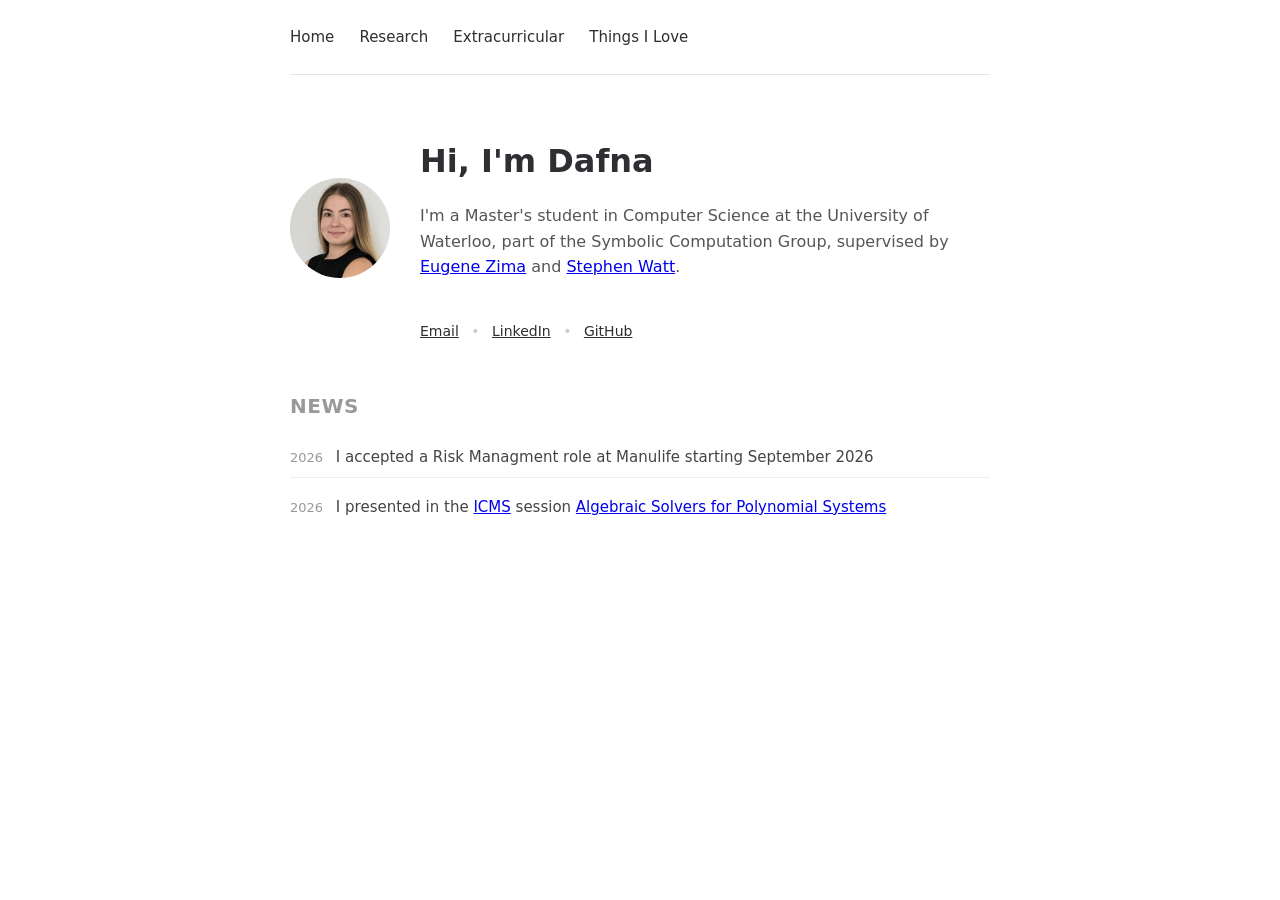
<file: index.html>
<!DOCTYPE html>
<html lang="en">
<head>
  <meta charset="UTF-8">
  <meta name="viewport" content="width=device-width, initial-scale=1.0">
  <title>Dafna Matsegora</title>
  <link rel="stylesheet" href="style.css">
</head>
<body>

  <header>
    <nav>
      <a href="index.html">Home</a>
      <a href="research.html">Research</a>
      <a href="extracurricular.html">Extracurricular</a>
      <a href="things-i-love.html">Things I Love</a>
    </nav>
  </header>

  <main class="profile">
    <img src="profile.png" alt="Dafna Matsegora" class="profile-photo">
    <div class="profile-text">
      <h1>Hi, I'm Dafna</h1>
      <p class="intro">
        I'm a Master's student in Computer Science at the University of Waterloo, part of the Symbolic Computation Group, supervised by <a href="https://bohr.wlu.ca/ezima/">Eugene Zima</a> and <a href="https://cs.uwaterloo.ca/~smwatt/">Stephen Watt</a>.
      </p>
      <div class="contact-row">
        <a href="mailto:dafna.matsegora@uwaterloo.ca">Email</a>
        <span class="dot">•</span>
        <a href="https://www.linkedin.com/in/dafna-matsegora/">LinkedIn</a>
        <span class="dot">•</span>
        <a href="https://github.com/dafnamatsegora">GitHub</a>
      </div>
    </div>
  </main>
  
  <section class="news">
    <h2>News</h2>
    <ul>
      <li><span class="news-date">2026</span> I accepted a Risk Managment role at Manulife starting September 2026</li>
      <li><span class="news-date">2026</span> I presented in the <a href="https://icms-conference.org/2026/index.html">ICMS</a> session <a href="https://icms-conference.org/2026/session2.html" >Algebraic Solvers for Polynomial Systems</a></li>
    </ul>
  </section>

  </main>

</body>
</html>
</file>
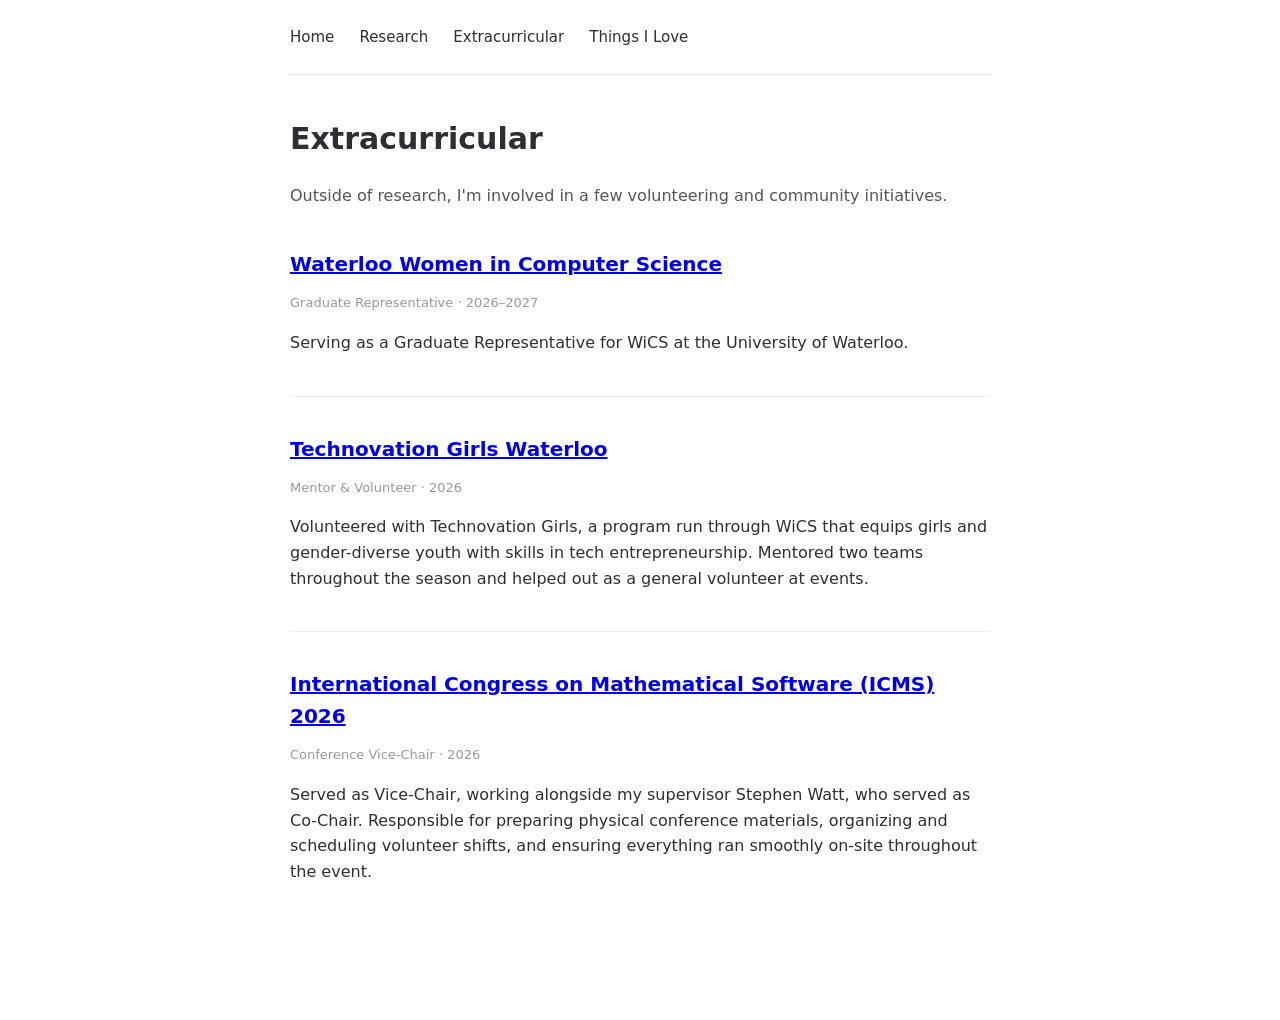
<file: extracurricular.html>
<!DOCTYPE html>
<html lang="en">
<head>
  <meta charset="UTF-8">
  <meta name="viewport" content="width=device-width, initial-scale=1.0">
  <title>Extracurricular — Dafna Matsegora</title>
  <link rel="stylesheet" href="style.css">
</head>
<body>

  <header>
    <nav>
      <a href="index.html">Home</a>
      <a href="research.html">Research</a>
      <a href="extracurricular.html">Extracurricular</a>
      <a href="things-i-love.html">Things I Love</a>
    </nav>
  </header>

  <main>
    <h1>Extracurricular</h1>
    <p class="intro">
      Outside of research, I'm involved in a few volunteering and community initiatives.
    </p>

    <section class="entry">
      <h2><a href="https://uwaterloo.ca/women-in-computer-science/">Waterloo Women in Computer Science</a></h2>
      <p class="meta">Graduate Representative · 2026–2027</p>
      <p>Serving as a Graduate Representative for WiCS at the University of Waterloo.</p>
    </section>

    <section class="entry">
      <h2><a href="https://uwaterloo.ca/women-in-computer-science/youth-programs/technovation">Technovation Girls Waterloo</a></h2>
      <p class="meta">Mentor & Volunteer · 2026</p>
      <p>
        Volunteered with Technovation Girls, a program run through WiCS that equips girls and gender-diverse youth with skills in tech entrepreneurship. 
        Mentored two teams throughout the season and helped out as a general volunteer at events.
      </p>
    </section>

    <section class="entry">
      <h2><a href="https://icms-conference.org/2026/index.html">International Congress on Mathematical Software (ICMS) 2026</a></h2>
      <p class="meta">Conference Vice-Chair · 2026</p>
      <p>
        Served as Vice-Chair, working alongside my supervisor Stephen Watt, who served as Co-Chair. Responsible for
        preparing physical conference materials, organizing and scheduling volunteer shifts, and
        ensuring everything ran smoothly on-site throughout the event.
      </p>
    </section>
  </main>

</body>
</html>
</file>
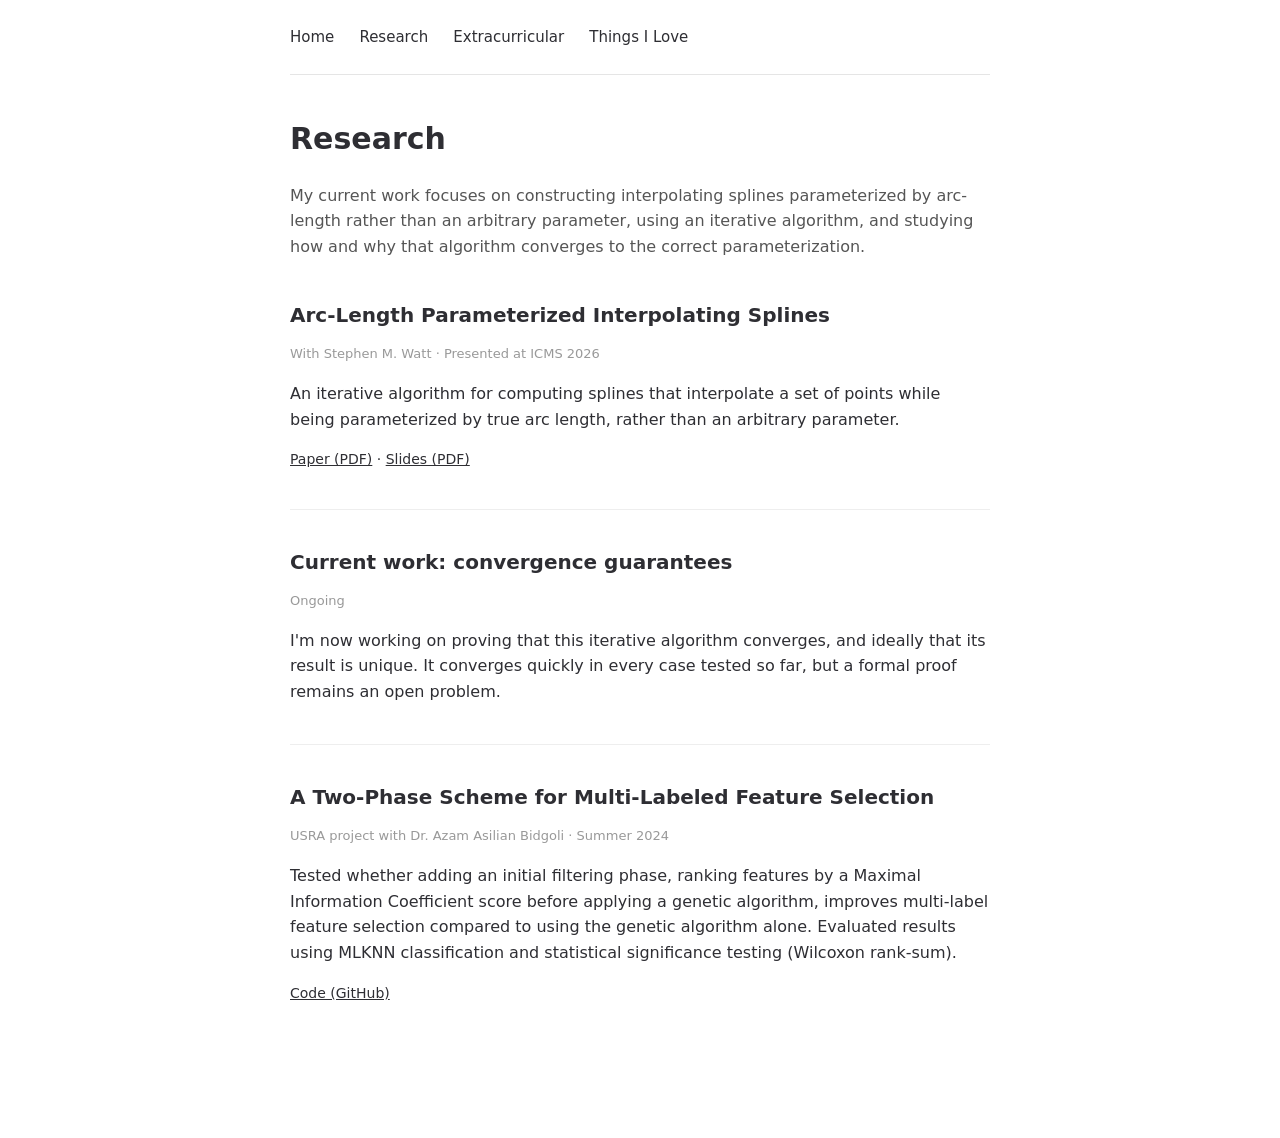
<file: research.html>
<!DOCTYPE html>
<html lang="en">
<head>
  <meta charset="UTF-8">
  <meta name="viewport" content="width=device-width, initial-scale=1.0">
  <title>Research — Dafna Matsegora</title>
  <link rel="stylesheet" href="style.css">
</head>
<body>

  <header>
    <nav>
      <a href="index.html">Home</a>
      <a href="research.html">Research</a>
      <a href="extracurricular.html">Extracurricular</a>
      <a href="things-i-love.html">Things I Love</a>
    </nav>
  </header>

  <main>
    <h1>Research</h1>
    <p class="intro">
      My current work focuses on constructing interpolating splines parameterized by arc-length rather
      than an arbitrary parameter, using an iterative algorithm, and studying how and why that
      algorithm converges to the correct parameterization.
    </p>

  <section class="entry">
    <h2>Arc-Length Parameterized Interpolating Splines</h2>
    <p class="meta">With Stephen M. Watt · Presented at ICMS 2026</p>
    <p>
      An iterative algorithm for computing splines that interpolate a set of points while being
      parameterized by true arc length, rather than an arbitrary parameter.
    </p>
    <p class="links">
      <a href="papers/arc-length-splines-paper.pdf">Paper (PDF)</a> ·
      <a href="papers/arc-length-splines-slides.pdf">Slides (PDF)</a>
    </p>
  </section>
  
  <section class="entry">
    <h2>Current work: convergence guarantees</h2>
    <p class="meta">Ongoing</p>
    <p>
      I'm now working on proving that this iterative algorithm converges, and ideally that its
      result is unique. It converges quickly in every case tested so far, but a formal proof
      remains an open problem.
    </p>
  </section>
  
  <section class="entry">
    <h2>A Two-Phase Scheme for Multi-Labeled Feature Selection</h2>
    <p class="meta">USRA project with Dr. Azam Asilian Bidgoli · Summer 2024</p>
    <p>
      Tested whether adding an initial filtering phase, ranking features by a Maximal
      Information Coefficient score before applying a genetic algorithm, improves multi-label
      feature selection compared to using the genetic algorithm alone. Evaluated results using
      MLKNN classification and statistical significance testing (Wilcoxon rank-sum).
    </p>
    <p class="links">
      <a href="https://github.com/hmdafna/The-shrunk-scheme-for-the-search-space-in-multilabeled-feature-selection">Code (GitHub)</a>
    </p>
  </section>
  </main>

</body>
</html>
</file>
<file: style.css>
body {
  font-family: system-ui, sans-serif;
  max-width: 700px;
  margin: 0 auto;
  padding: 0 20px 60px;
  color: #2e2e33;
  line-height: 1.6;
}

header {
  padding: 24px 0;
  margin-bottom: 40px;
  border-bottom: 1px solid #e5e5e5;
}

nav a {
  margin-right: 20px;
  color: #2e2e33;
  text-decoration: none;
  font-size: 15px;
}

nav a:hover {
  border-bottom: 1px solid #2e2e33;
}

.profile {
  display: flex;
  align-items: center;
  gap: 30px;
  margin-top: 20px;
  text-align: left;
}

.profile-photo {
  width: 100px;
  height: 100px;
  border-radius: 50%;
  object-fit: cover;
  flex-shrink: 0;
}

.profile-text h1 {
  font-size: 32px;
  margin-bottom: 10px;
}

.bio {
  font-size: 14px;
  color: #666;
  max-width: 480px;
  margin: 0;
}

.bio a {
  color: #2e2e33;
  text-decoration: underline;
}

.bio a:hover {
  color: #888;
}

main h1 {
  font-size: 30px;
  margin-bottom: 20px;
}

.intro {
  color: #555;
  margin-bottom: 40px;
}

.entry {
  margin-bottom: 36px;
  padding-bottom: 24px;
  border-bottom: 1px solid #eee;
}

.entry:last-child {
  border-bottom: none;
}

.entry h2 {
  font-size: 20px;
  margin-bottom: 4px;
}

.meta {
  font-size: 13px;
  color: #999;
  margin-bottom: 8px;
}

.links {
  font-size: 14px;
  margin-top: 8px;
}

.links a {
  color: #2e2e33;
  text-decoration: underline;
}

.links a:hover {
  color: #888;
}

#world-map {
  width: 100%;
  height: 400px;
  margin: 24px 0;
}

.travel-photos {
  display: flex;
  gap: 12px;
  flex-wrap: wrap;
  margin-top: 20px;
}

.travel-photos img {
  width: 200px;
  height: 150px;
  object-fit: cover;
  border-radius: 6px;
}

.na-maps {
  display: flex;
  gap: 24px;
  flex-wrap: wrap;
  margin: 24px 0;
}

.na-map-block {
  flex: 1;
  min-width: 280px;
}

.map-label {
  font-size: 14px;
  color: #999;
  margin-bottom: 8px;
  text-align: center;
}

#usa-map, #canada-map {
  width: 100%;
  height: 300px;
}

.favorite {
  font-size: 14px;
  color: #555;
  margin-top: 12px;
  padding: 10px 14px;
  background: #f7f7f7;
  border-radius: 6px;
  display: inline-block;
}

.favorite a {
  color: #2e2e33;
  text-decoration: underline;
}

.favorite a:hover {
  color: #888;
}

.news {
  margin-top: 48px;
}

.news h2 {
  font-size: 18px;
  margin-bottom: 12px;
  color: #999;
  text-transform: uppercase;
  letter-spacing: 0.5px;
}

.news ul {
  list-style: none;
  padding: 0;
}

.news li {
  padding: 8px 0;
  border-bottom: 1px solid #eee;
  font-size: 15px;
}

.news li:last-child {
  border-bottom: none;
}

.news-date {
  color: #999;
  font-size: 13px;
  margin-right: 10px;
}

.contact-row {
  margin-top: 12px;
  font-size: 14px;
}

.contact-row a {
  color: #2e2e33;
  text-decoration: underline;
}

.contact-row a:hover {
  color: #888;
}

.contact-row .dot {
  margin: 0 8px;
  color: #ccc;
}

.news {
  margin-top: 48px;
}

.news h2 {
  font-size: 20px;
  margin-bottom: 12px;
}

.news ul {
  list-style: none;
  padding: 0;
}

.news li {
  font-size: 15px;
  color: #444;
  margin-bottom: 10px;
  line-height: 1.5;
}

.news-date {
  color: #999;
  margin-right: 8px;
}
</file>
